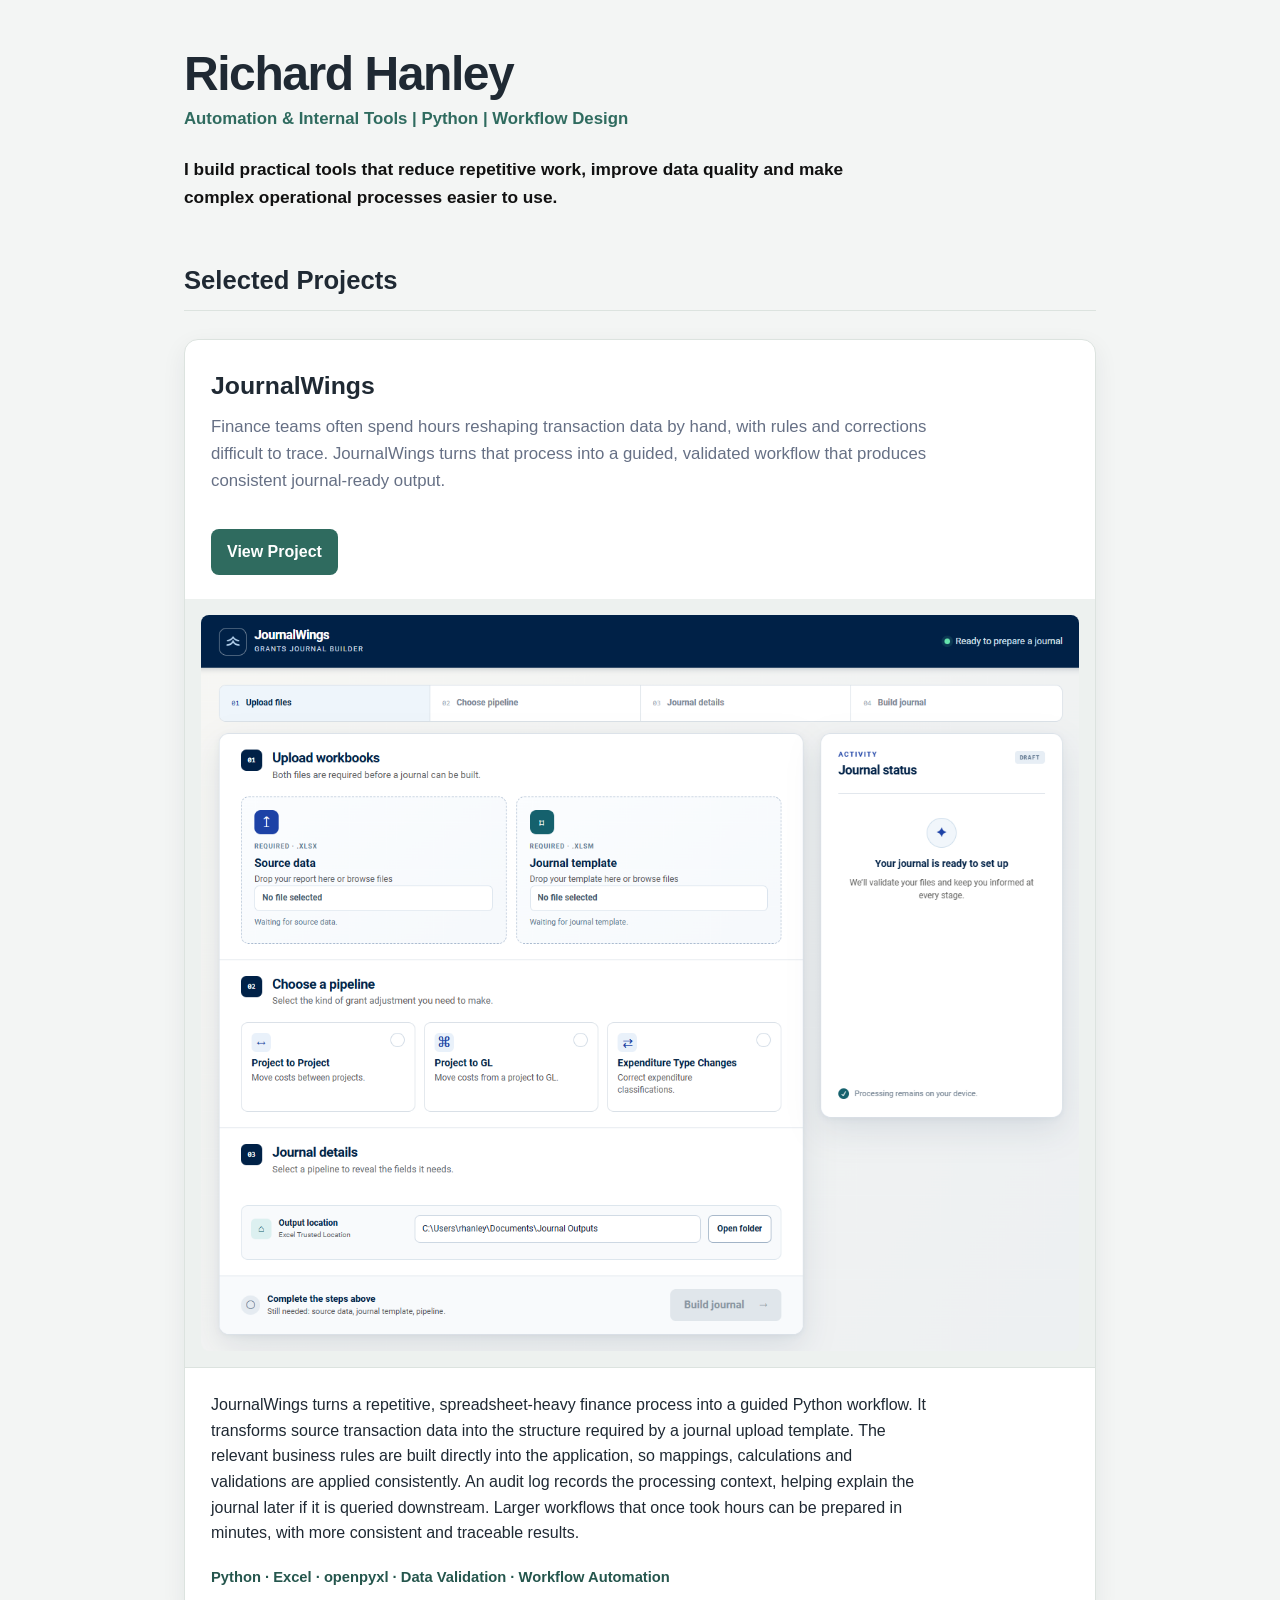
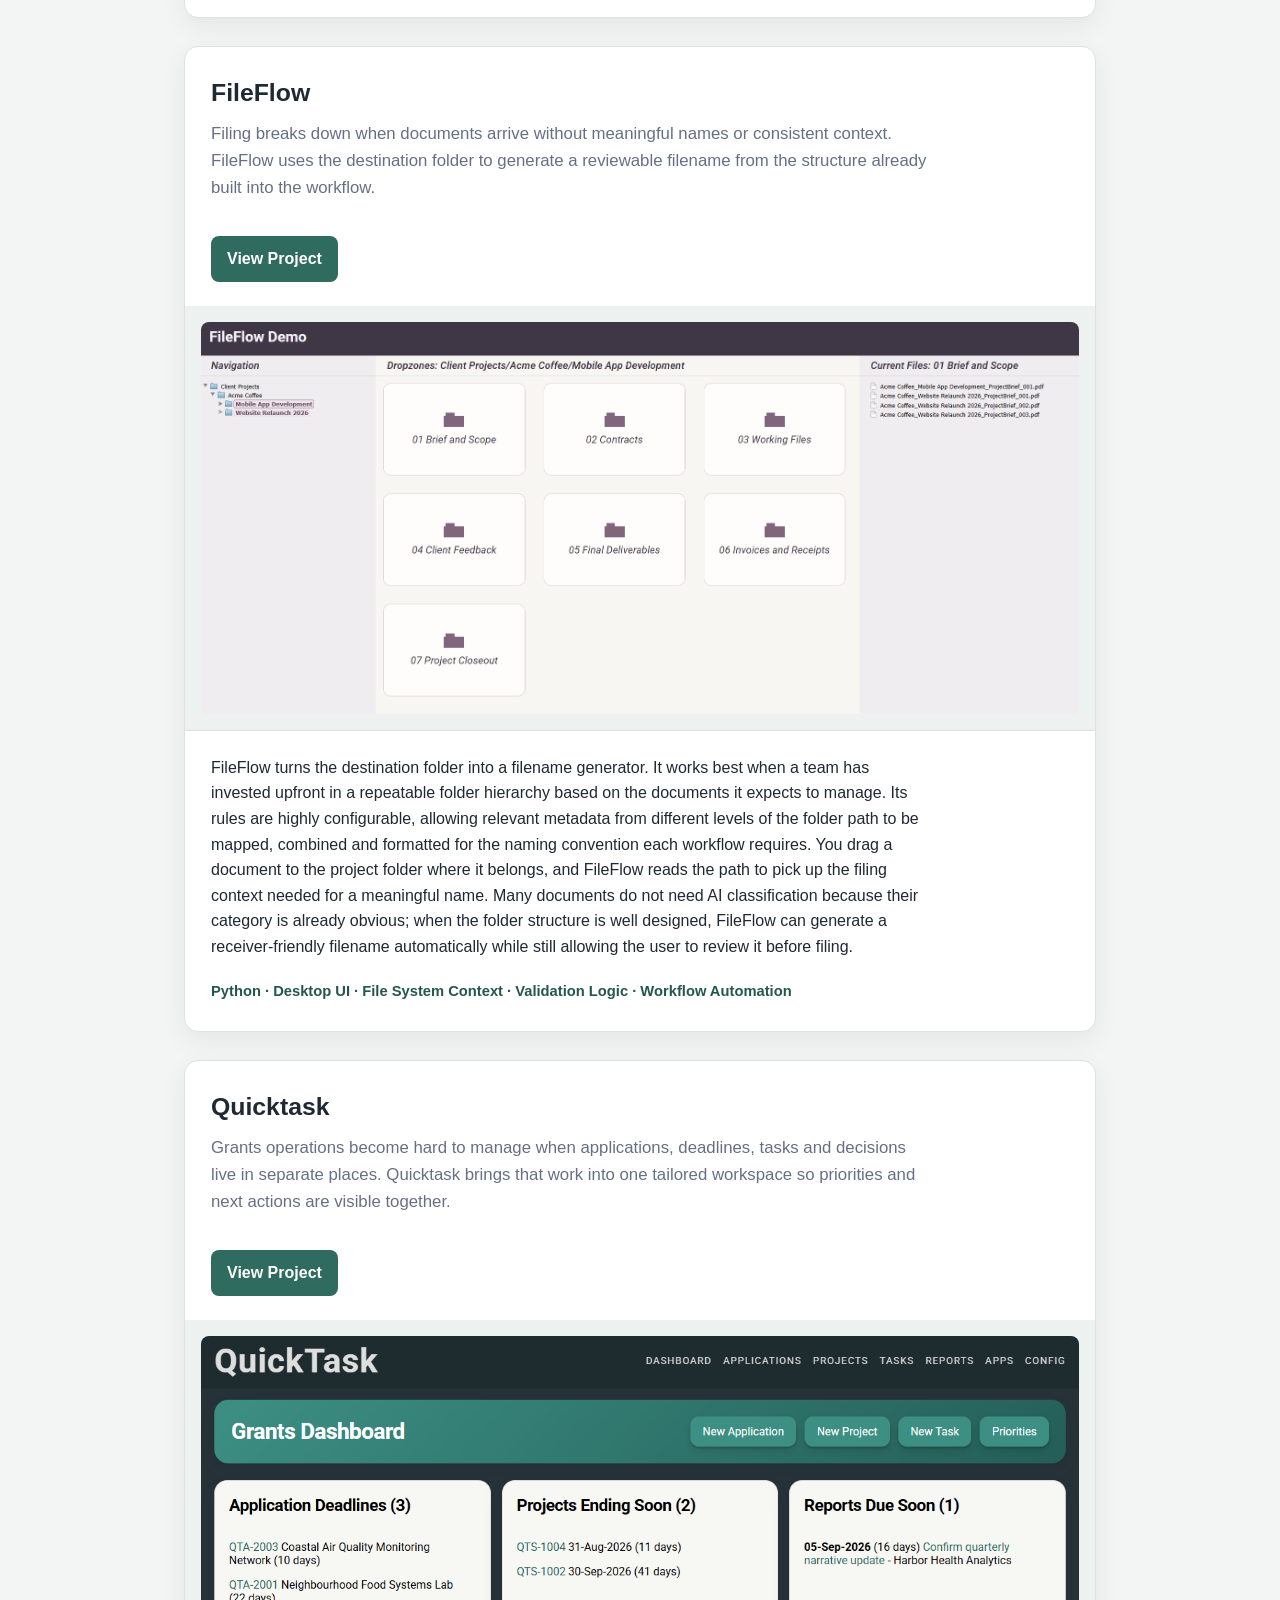
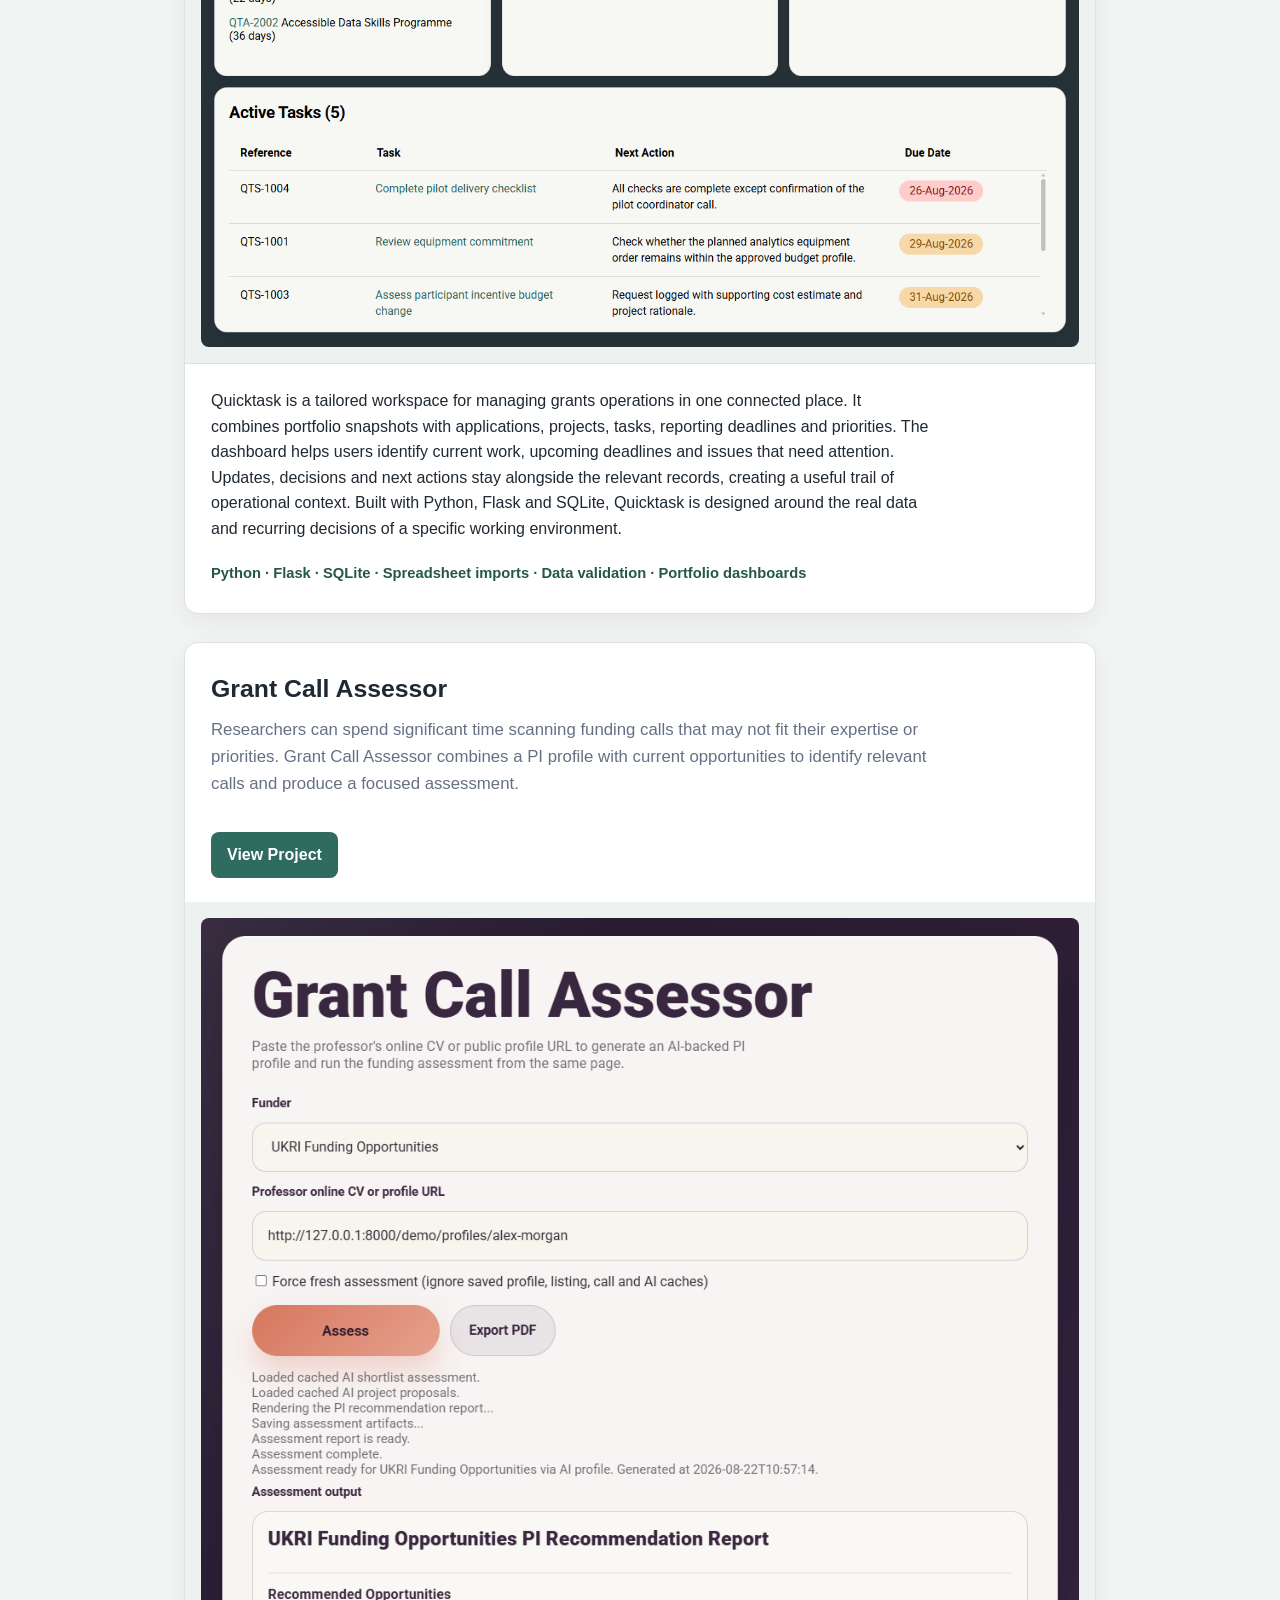
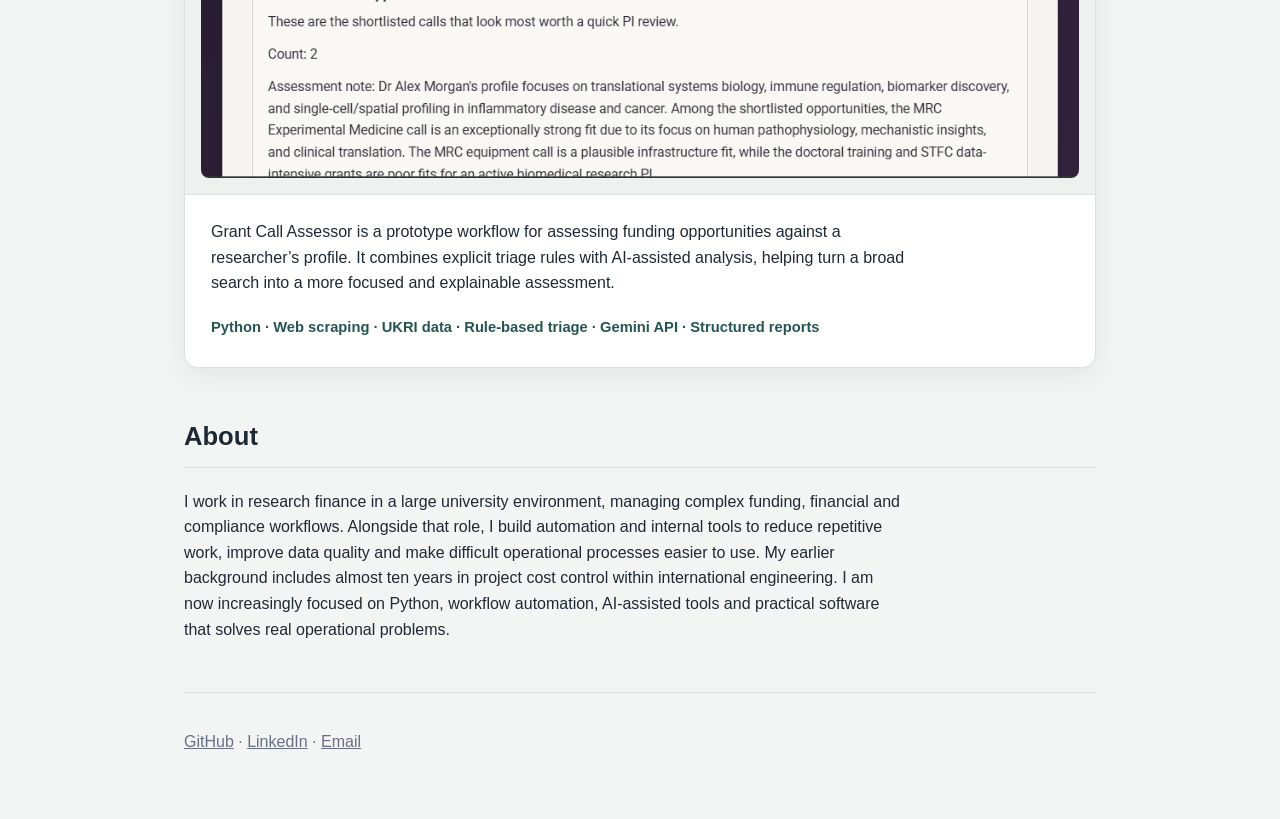
<file: index.html>
<!DOCTYPE html>
<html lang="en">
<head>
  <meta charset="UTF-8">
  <meta name="viewport" content="width=device-width, initial-scale=1.0">
  <title>Richard Hanley | Automation &amp; Internal Tools</title>
  <link rel="stylesheet" href="style.css">
</head>

<body>

  <header>
    <h1>Richard Hanley</h1>
    <p class="tagline">Automation &amp; Internal Tools | Python | Workflow Design</p>

    <p class="intro">
      I build practical tools that reduce repetitive work, improve data quality
      and make complex operational processes easier to use.
    </p>
  </header>

  <main>

    <section>
      <h2>Selected Projects</h2>

      <div class="project">

        <div class="project-content">
          <h3>JournalWings</h3>

          <p class="project-lede">
            Finance teams often spend hours reshaping transaction data by hand, with rules and corrections difficult to trace.
            JournalWings turns that process into a guided, validated workflow that produces consistent journal-ready output.
          </p>

          <a href="journalwings.html" class="button">View Project</a>
        </div>

        <div class="project-image">
          <img
            src="JW.png"
            alt="JournalWings finance workflow automation application"
          >
        </div>

        <div class="project-writeup">
          <p>
            JournalWings turns a repetitive, spreadsheet-heavy finance process into a guided Python workflow.
            It transforms source transaction data into the structure required by a journal upload template.
            The relevant business rules are built directly into the application, so mappings, calculations and validations are applied consistently.
            An audit log records the processing context, helping explain the journal later if it is queried downstream.
            Larger workflows that once took hours can be prepared in minutes, with more consistent and traceable results.
          </p>

          <p class="tech">
            Python &middot; Excel &middot; openpyxl &middot; Data Validation &middot; Workflow Automation
          </p>
        </div>

      </div>

      <div class="project">

        <div class="project-content">
          <h3>FileFlow</h3>

          <p class="project-lede">
            Filing breaks down when documents arrive without meaningful names or consistent context.
            FileFlow uses the destination folder to generate a reviewable filename from the structure already built into the workflow.
          </p>

          <a href="fileflow.html" class="button">View Project</a>
        </div>

        <div class="project-image">
          <img
            src="Fileflow.png"
            alt="Fileflow guided filing workflow app"
          >
        </div>

        <div class="project-writeup">
          <p>
            FileFlow turns the destination folder into a filename generator.
            It works best when a team has invested upfront in a repeatable folder hierarchy based on the documents it expects to manage.
            Its rules are highly configurable, allowing relevant metadata from different levels of the folder path to be mapped, combined and formatted for the naming convention each workflow requires.
            You drag a document to the project folder where it belongs, and FileFlow reads the path to pick up the filing context needed for a meaningful name.
            Many documents do not need AI classification because their category is already obvious; when the folder structure is well designed, FileFlow can generate a receiver-friendly filename automatically while still allowing the user to review it before filing.
          </p>

          <p class="tech">
            Python &middot; Desktop UI &middot; File System Context &middot; Validation Logic &middot; Workflow Automation
          </p>
        </div>

      </div>

      <div class="project">

        <div class="project-content">
          <h3>Quicktask</h3>

          <p class="project-lede">
            Grants operations become hard to manage when applications, deadlines, tasks and decisions live in separate places.
            Quicktask brings that work into one tailored workspace so priorities and next actions are visible together.
          </p>

          <a href="quicktask.html" class="button">View Project</a>
        </div>

        <div class="project-image">
          <img
            src="quicktask.png"
            alt="Quicktask grants operations dashboard"
          >
        </div>

        <div class="project-writeup">
          <p>
            Quicktask is a tailored workspace for managing grants operations in one connected place.
            It combines portfolio snapshots with applications, projects, tasks, reporting deadlines and priorities.
            The dashboard helps users identify current work, upcoming deadlines and issues that need attention.
            Updates, decisions and next actions stay alongside the relevant records, creating a useful trail of operational context.
            Built with Python, Flask and SQLite, Quicktask is designed around the real data and recurring decisions of a specific working environment.
          </p>

          <p class="tech">
            Python &middot; Flask &middot; SQLite &middot; Spreadsheet imports &middot; Data validation &middot; Portfolio dashboards
          </p>
        </div>

      </div>

      <div class="project">

        <div class="project-content">
          <h3>Grant Call Assessor</h3>

          <p class="project-lede">
            Researchers can spend significant time scanning funding calls that may not fit their expertise or priorities.
            Grant Call Assessor combines a PI profile with current opportunities to identify relevant calls and produce a focused assessment.
          </p>

          <a href="grantcallassessor.html" class="button">View Project</a>
        </div>

        <div class="project-image">
          <img
            src="gca.png"
            alt="Grant Call Assessor funding opportunity assessment application"
          >
        </div>

        <div class="project-writeup">
          <p>
            Grant Call Assessor is a prototype workflow for assessing funding opportunities against a researcher’s profile.
            It combines explicit triage rules with AI-assisted analysis, helping turn a broad search into a more focused and explainable assessment.
          </p>

          <p class="tech">
            Python &middot; Web scraping &middot; UKRI data &middot; Rule-based triage &middot; Gemini API &middot; Structured reports
          </p>
        </div>

      </div>

    </section>

    <section>
      <h2>About</h2>

      <p>
        I work in research finance in a large university environment,
        managing complex funding, financial and compliance workflows.
        Alongside that role, I build automation and internal tools to
        reduce repetitive work, improve data quality and make difficult
        operational processes easier to use.

        My earlier background includes almost ten years in project cost
        control within international engineering. I am now increasingly
        focused on Python, workflow automation, AI-assisted tools and
        practical software that solves real operational problems.
      </p>
    </section>

  </main>

  <footer>
    <p>
      <a href="https://github.com/rickhanley" target="_blank" rel="noopener noreferrer">GitHub</a>
      &middot;
      <a href="https://www.linkedin.com/in/richard-hanley-2025-/" target="_blank" rel="noopener noreferrer">LinkedIn</a>
      &middot;
      <a href="mailto:rick_hanley_11@hotmail.com">Email</a>
    </p>
  </footer>

  <!-- Cloudflare Web Analytics --><script type='module' src='https://static.cloudflareinsights.com/beacon.min.js' data-cf-beacon='{"token": "26ade3a712884b538fa147315e4c90e7"}'></script><!-- End Cloudflare Web Analytics -->
</body>
</html>
</file>
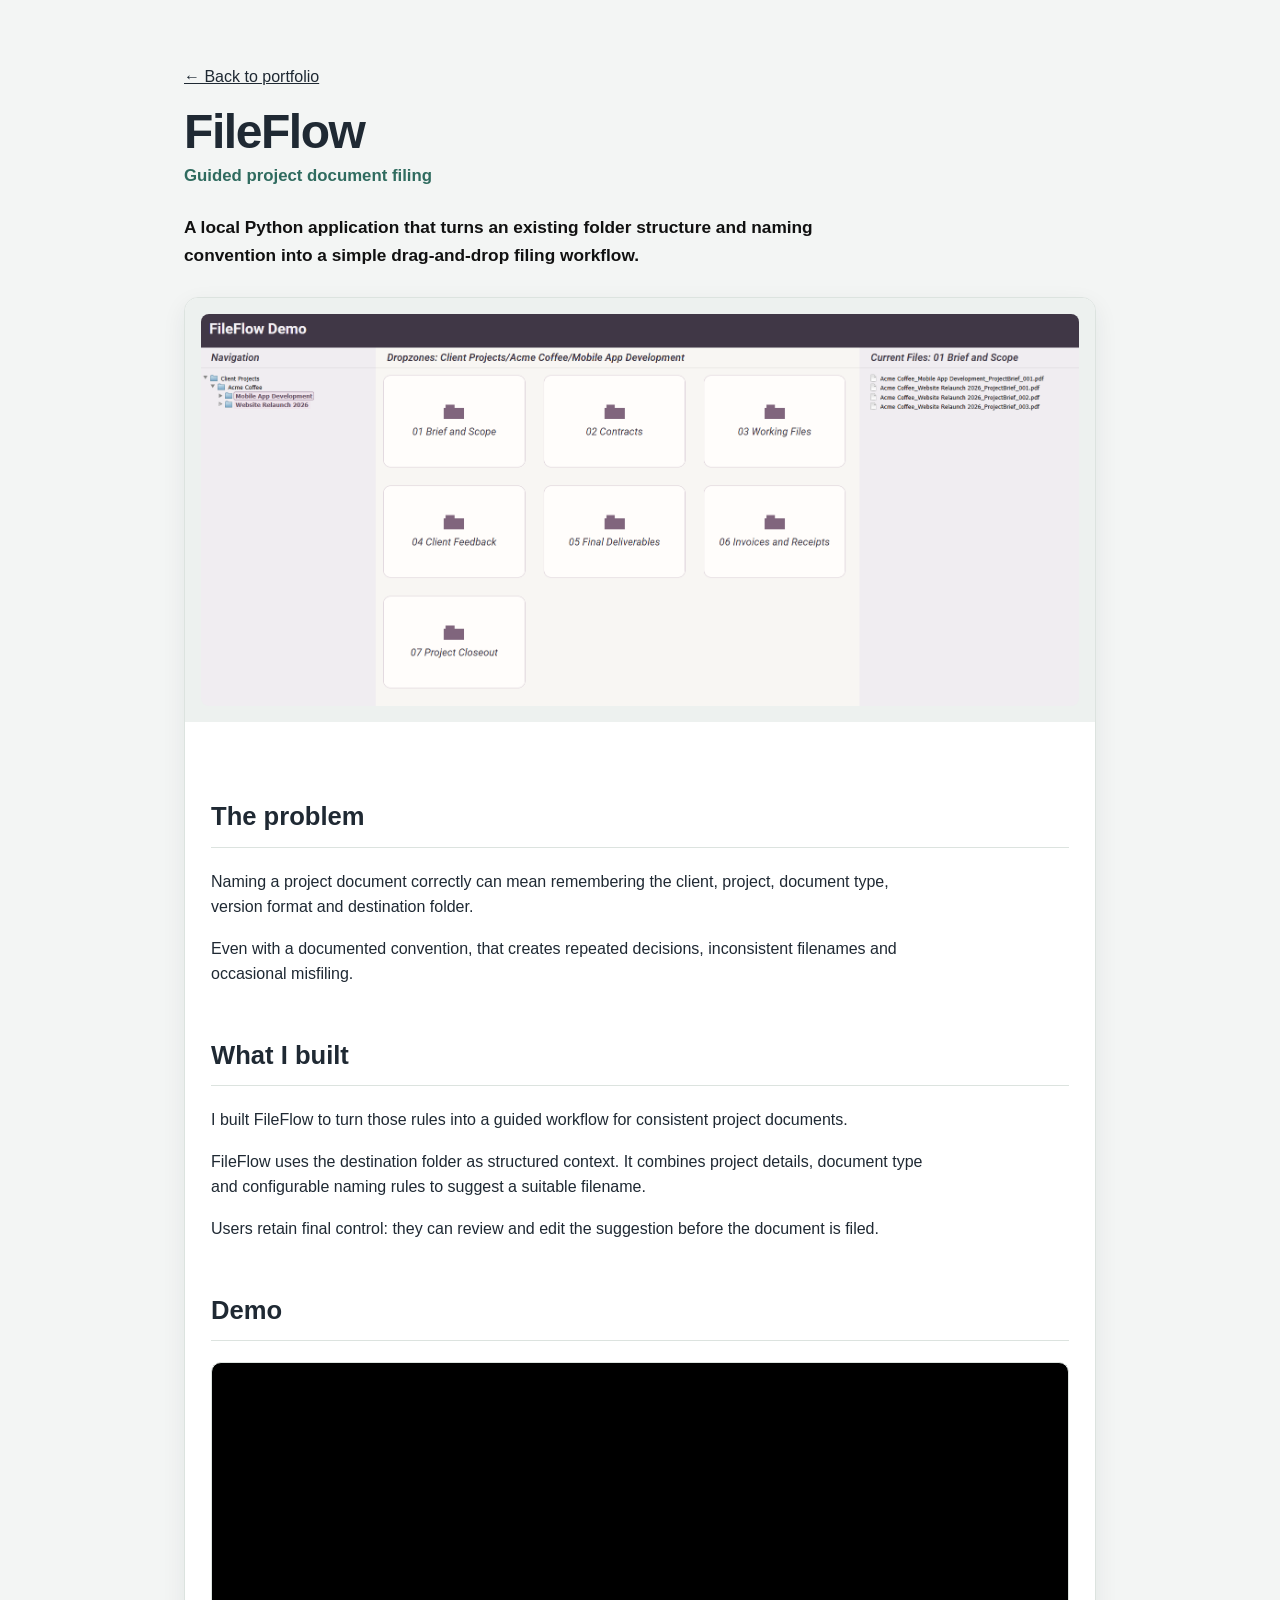
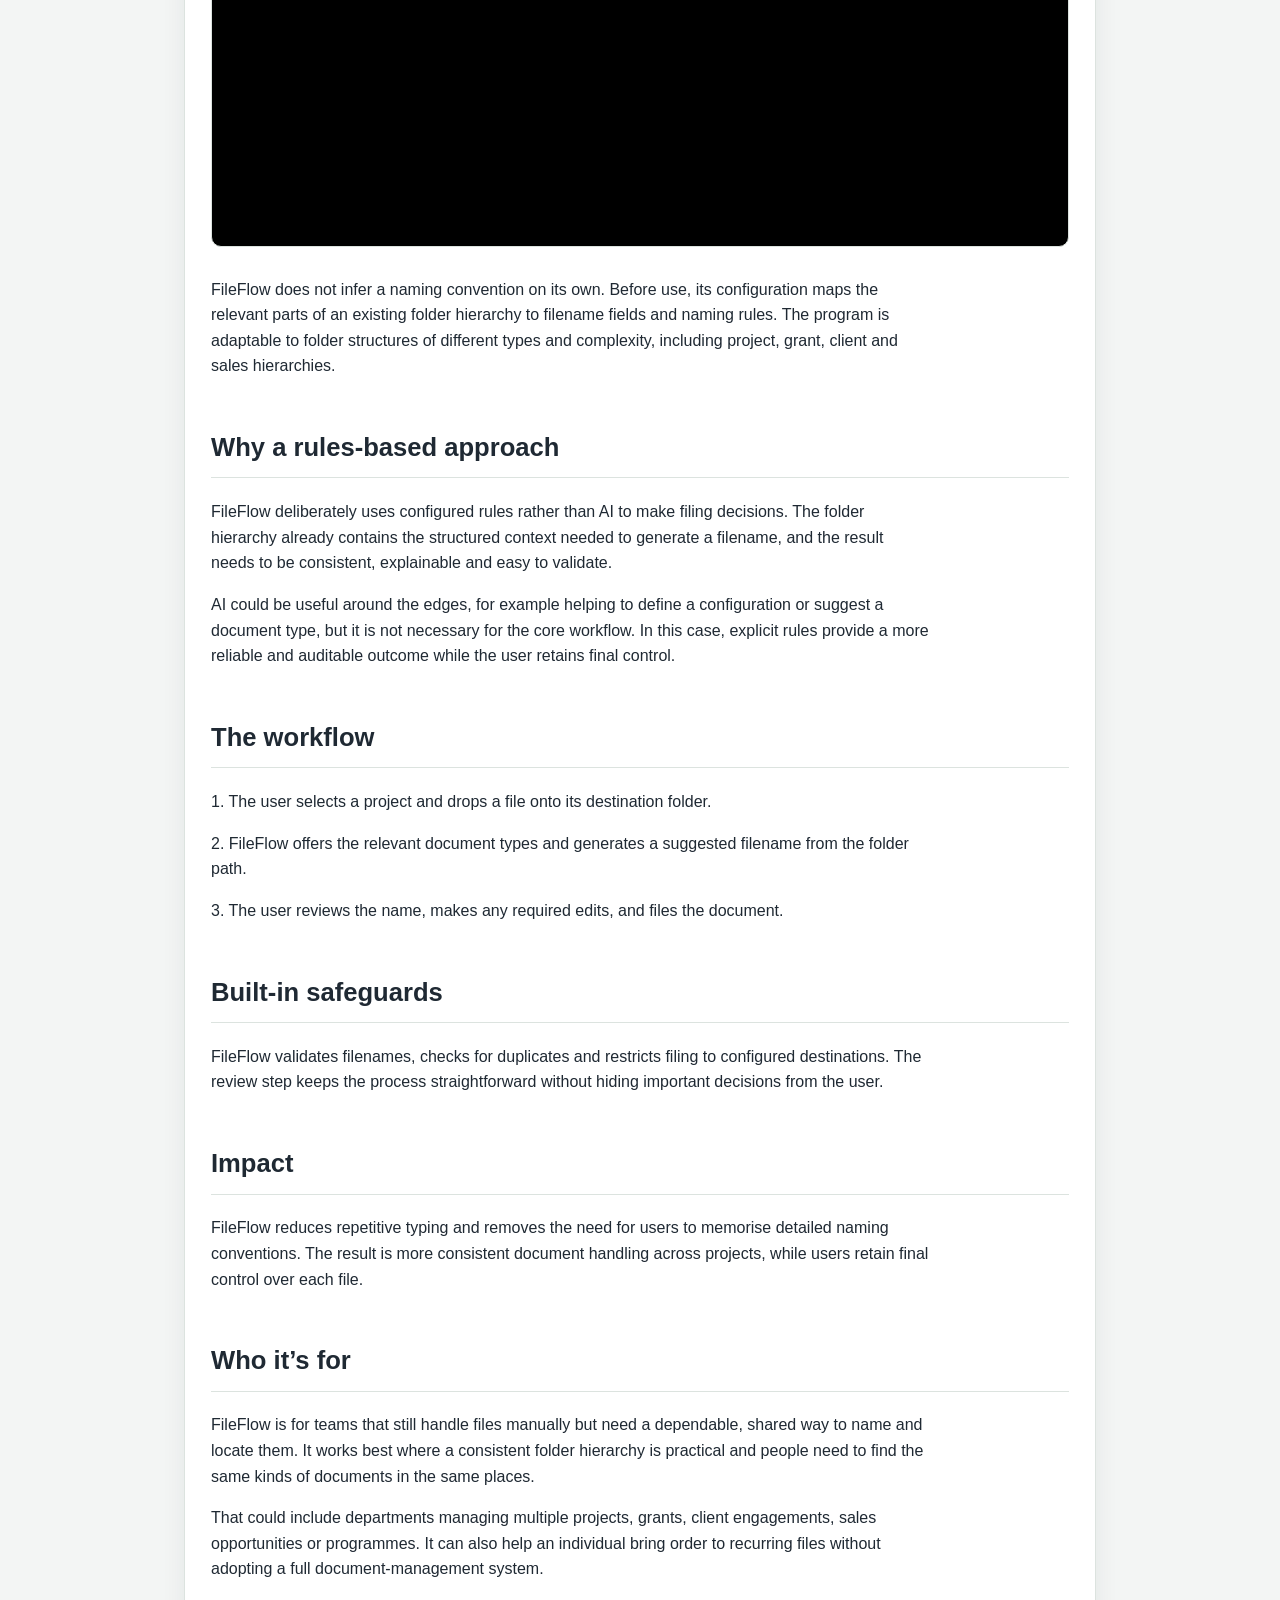
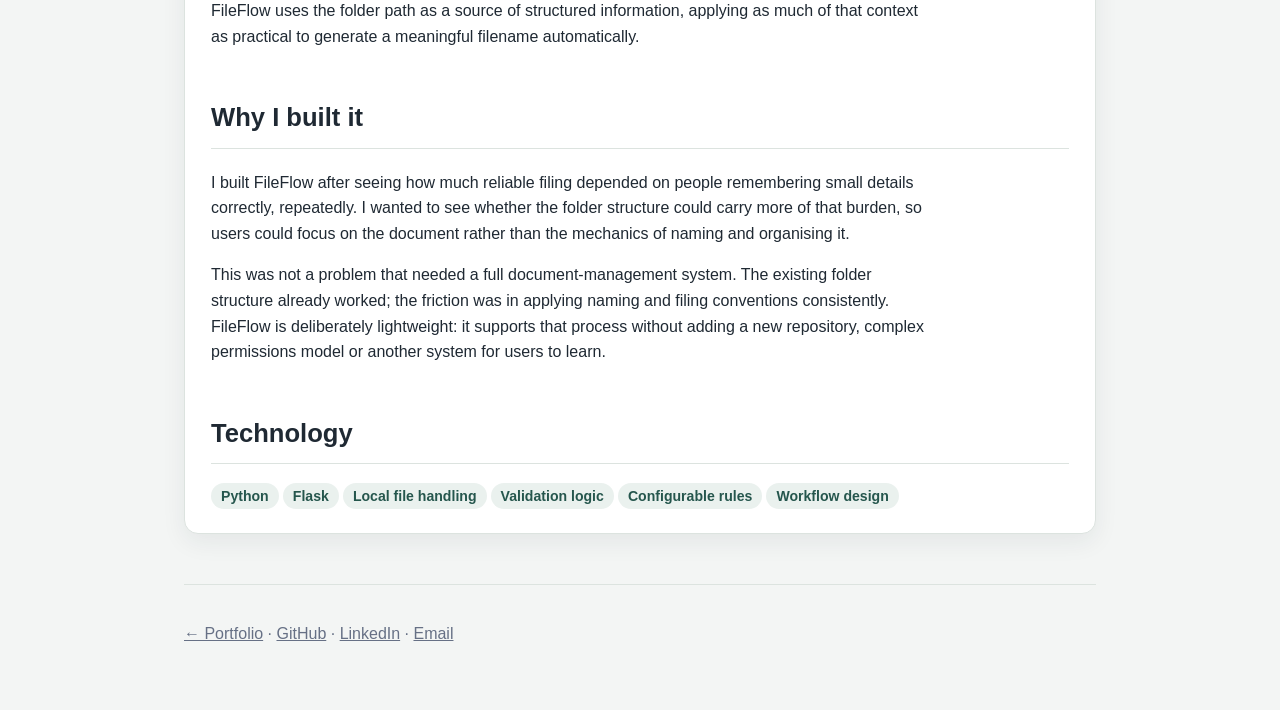
<file: fileflow.html>
<!DOCTYPE html>
<html lang="en">

<head>
  <meta charset="UTF-8">
  <meta name="viewport" content="width=device-width, initial-scale=1.0">
  <title>FileFlow | Richard Hanley</title>
  <link rel="stylesheet" href="style.css">
</head>

<body>
  <header>
    <p><a href="index.html">&larr; Back to portfolio</a></p>
    <h1>FileFlow</h1>
    <p class="tagline">Guided project document filing</p>
    <p class="intro">
      A local Python application that turns an existing folder structure and
      naming convention into a simple drag-and-drop filing workflow.
    </p>
  </header>

  <main>
    <section class="project">
      <div class="project-image">
        <img src="Fileflow.png" alt="FileFlow document workflow application">
      </div>

      <div class="project-content">
        <h2>The problem</h2>
        <p>
          Naming a project document correctly can mean remembering the client,
          project, document type, version format and destination folder.
        </p>
        <p>
          Even with a documented convention, that creates repeated decisions,
          inconsistent filenames and occasional misfiling.
        </p>

        <h2>What I built</h2>
        <p>
          I built FileFlow to turn those rules into a guided workflow for
          consistent project documents.
        </p>
        <p>
          FileFlow uses the destination folder as structured context. It
          combines project details, document type and configurable naming
          rules to suggest a suitable filename.
        </p>
        <p>
          Users retain final control: they can review and edit the suggestion
          before the document is filed.
        </p>

        <h2>Demo</h2>

        <div class="video-wrapper">
          <iframe
            src="https://www.youtube.com/embed/HCdJwv_l-kk"
            title="FileFlow demo"
            frameborder="0"
            allow="accelerometer; autoplay; clipboard-write; encrypted-media; gyroscope; picture-in-picture"
            allowfullscreen>
          </iframe>
        </div>

        <p>
          FileFlow does not infer a naming convention on its own. Before use,
          its configuration maps the relevant parts of an existing folder
          hierarchy to filename fields and naming rules. The program is
          adaptable to folder structures of different types and complexity,
          including project, grant, client and sales hierarchies.
        </p>

        <h2>Why a rules-based approach</h2>
        <p>
          FileFlow deliberately uses configured rules rather than AI to make
          filing decisions. The folder hierarchy already contains the
          structured context needed to generate a filename, and the result
          needs to be consistent, explainable and easy to validate.
        </p>
        <p>
          AI could be useful around the edges, for example helping to define a
          configuration or suggest a document type, but it is not necessary for
          the core workflow. In this case, explicit rules provide a more
          reliable and auditable outcome while the user retains final control.
        </p>

        <h2>The workflow</h2>
        <p>
          1. The user selects a project and drops a file onto its destination
          folder.
        </p>
        <p>
          2. FileFlow offers the relevant document types and generates a
          suggested filename from the folder path.
        </p>
        <p>
          3. The user reviews the name, makes any required edits, and files
          the document.
        </p>

        <h2>Built-in safeguards</h2>
        <p>
          FileFlow validates filenames, checks for duplicates and restricts
          filing to configured destinations. The review step keeps the process
          straightforward without hiding important decisions from the user.
        </p>

        <h2>Impact</h2>
        <p>
          FileFlow reduces repetitive typing and removes the need for users to
          memorise detailed naming conventions. The result is more consistent
          document handling across projects, while users retain final control
          over each file.
        </p>

        <h2>Who it’s for</h2>
        <p>
          FileFlow is for teams that still handle files manually but need a
          dependable, shared way to name and locate them. It works best where a
          consistent folder hierarchy is practical and people need to find the
          same kinds of documents in the same places.
        </p>
        <p>
          That could include departments managing multiple projects, grants,
          client engagements, sales opportunities or programmes. It can also
          help an individual bring order to recurring files without adopting a
          full document-management system.
        </p>
        <p>
          FileFlow uses the folder path as a source of structured information,
          applying as much of that context as practical to generate a meaningful
          filename automatically.
        </p>

        <h2>Why I built it</h2>
        <p>
          I built FileFlow after seeing how much reliable filing depended on
          people remembering small details correctly, repeatedly. I wanted to
          see whether the folder structure could carry more of that burden, so
          users could focus on the document rather than the mechanics of naming
          and organising it.
        </p>
        <p>
          This was not a problem that needed a full document-management system.
          The existing folder structure already worked; the friction was in
          applying naming and filing conventions consistently. FileFlow is
          deliberately lightweight: it supports that process without adding a
          new repository, complex permissions model or another system for users
          to learn.
        </p>

        <h2>Technology</h2>
        <div class="tech">
          <span>Python</span>
          <span>Flask</span>
          <span>Local file handling</span>
          <span>Validation logic</span>
          <span>Configurable rules</span>
          <span>Workflow design</span>
        </div>
      </div>
    </section>
  </main>

  <footer>
    <p>
      <a href="index.html">&larr; Portfolio</a>
      &middot;
      <a href="https://github.com/rickhanley" target="_blank" rel="noopener noreferrer">GitHub</a>
      &middot;
      <a href="https://www.linkedin.com/in/richard-hanley-2025-/" target="_blank" rel="noopener noreferrer">LinkedIn</a>
      &middot;
      <a href="mailto:rick_hanley_11@hotmail.com">Email</a>
    </p>
  </footer>
  <!-- Cloudflare Web Analytics --><script type='module' src='https://static.cloudflareinsights.com/beacon.min.js' data-cf-beacon='{"token": "26ade3a712884b538fa147315e4c90e7"}'></script><!-- End Cloudflare Web Analytics -->
</body>

</html>
</file>
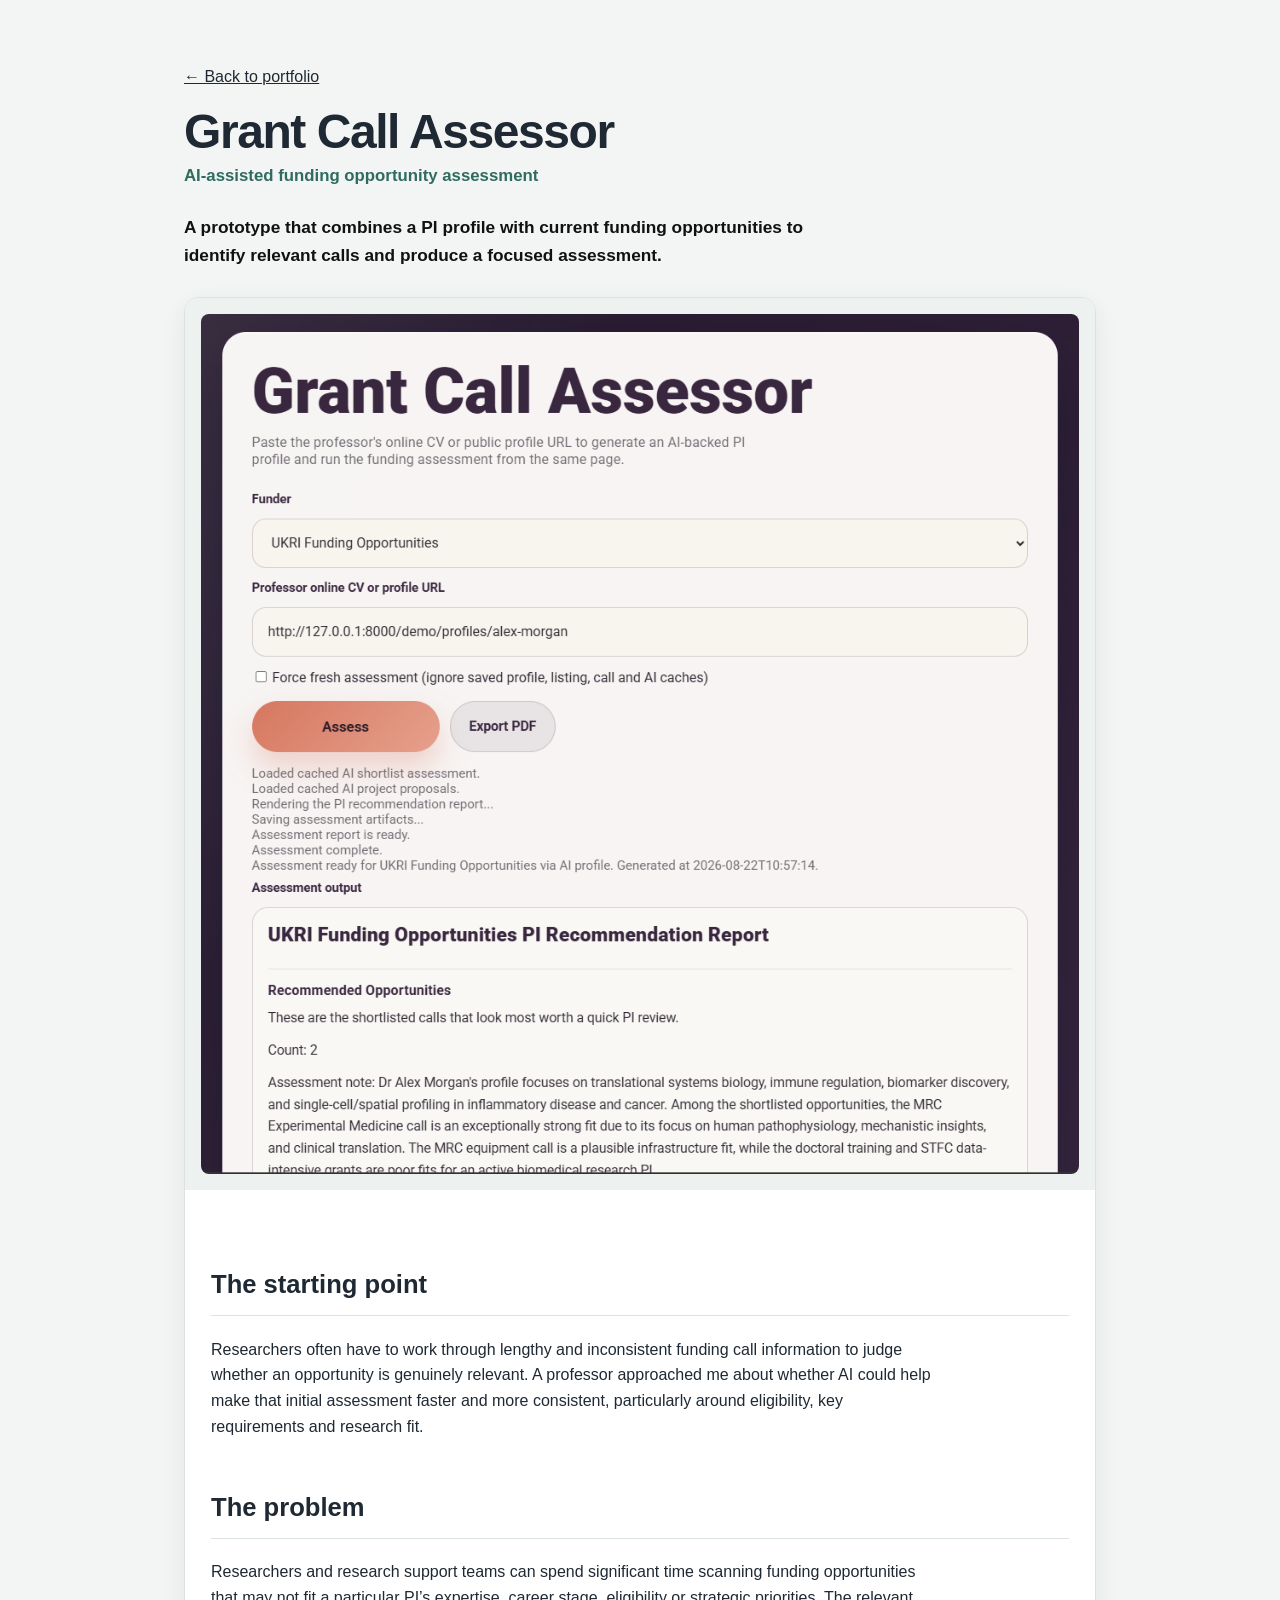
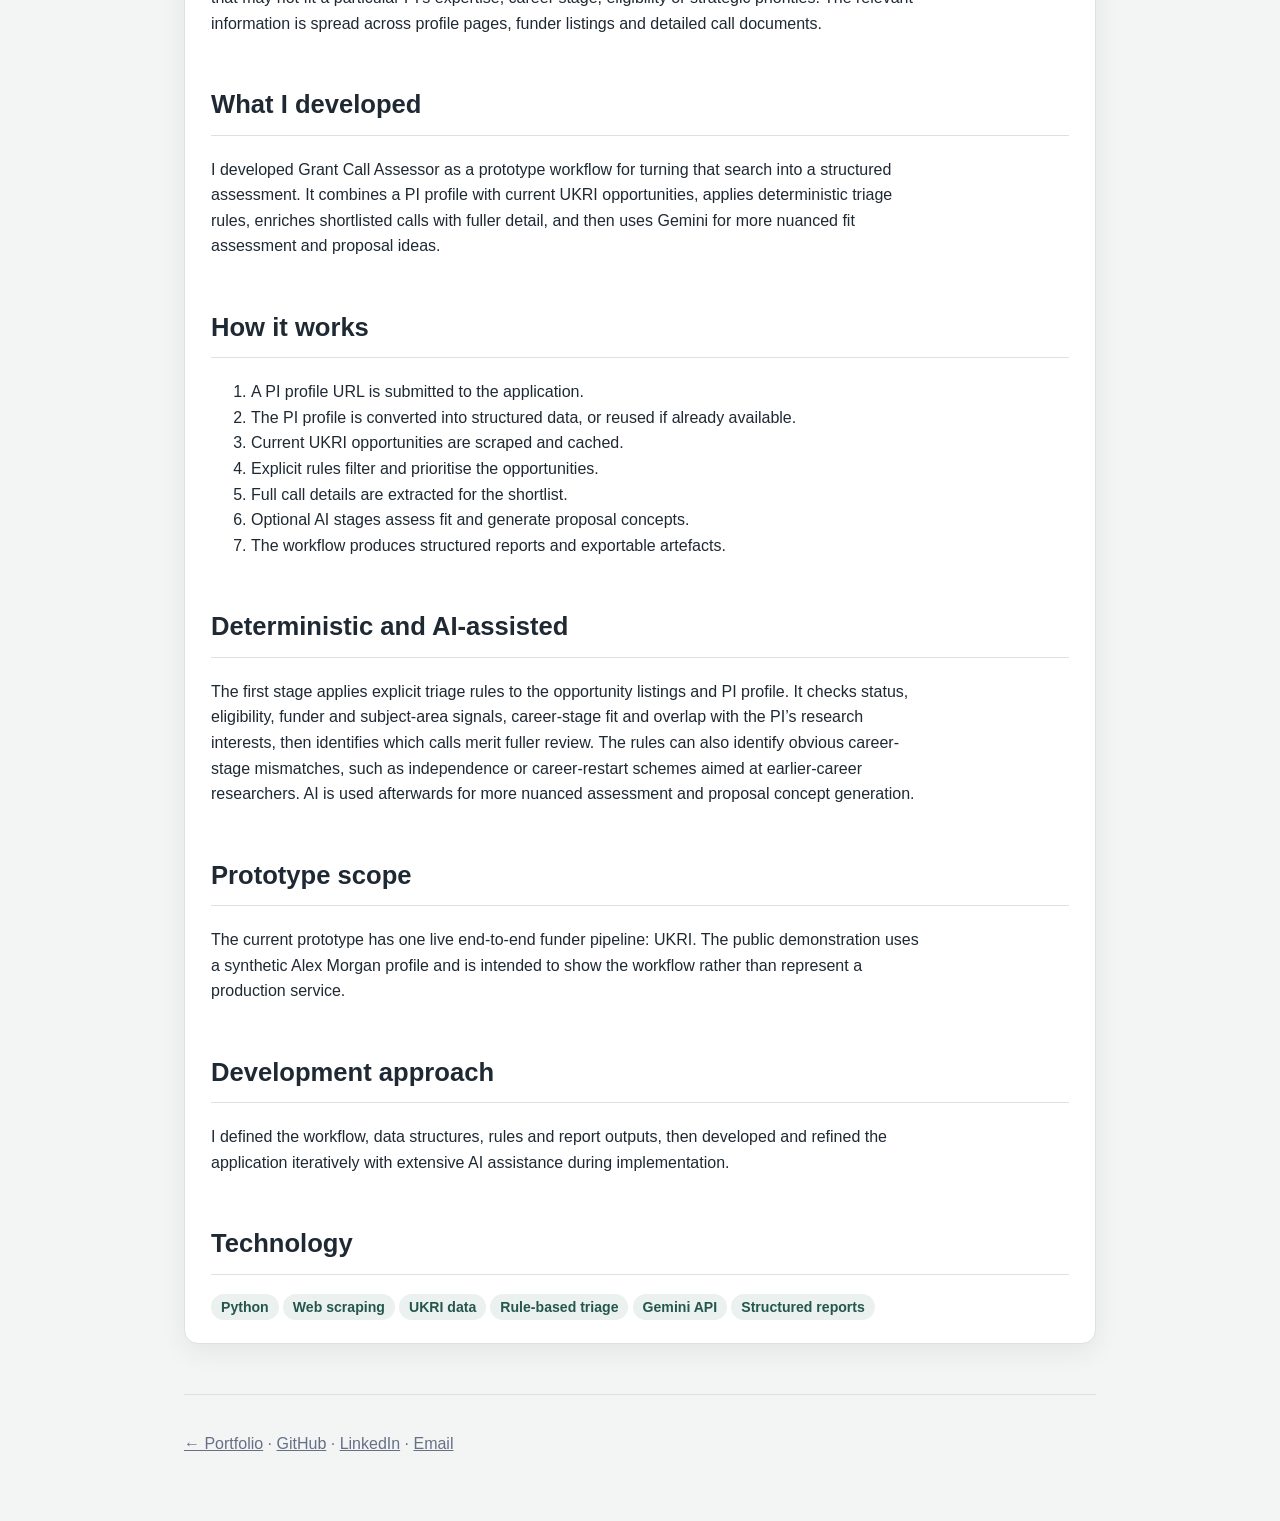
<file: grantcallassessor.html>
<!DOCTYPE html>
<html lang="en">

<head>
  <meta charset="UTF-8">
  <meta name="viewport" content="width=device-width, initial-scale=1.0">
  <title>Grant Call Assessor | Richard Hanley</title>
  <link rel="stylesheet" href="style.css">
</head>

<body>
  <header>
    <p><a href="index.html">&larr; Back to portfolio</a></p>
    <h1>Grant Call Assessor</h1>
    <p class="tagline">AI-assisted funding opportunity assessment</p>
    <p class="intro">
      A prototype that combines a PI profile with current funding opportunities
      to identify relevant calls and produce a focused assessment.
    </p>
  </header>

  <main>
    <section class="project">
      <div class="project-image">
        <img src="gca.png" alt="Grant Call Assessor funding opportunity assessment application">
      </div>

      <div class="project-content">
        <h2>The starting point</h2>
        <p>
          Researchers often have to work through lengthy and inconsistent
          funding call information to judge whether an opportunity is genuinely
          relevant. A professor approached me about whether AI could help make
          that initial assessment faster and more consistent, particularly
          around eligibility, key requirements and research fit.
        </p>

        <h2>The problem</h2>
        <p>
          Researchers and research support teams can spend significant time
          scanning funding opportunities that may not fit a particular PI’s
          expertise, career stage, eligibility or strategic priorities. The
          relevant information is spread across profile pages, funder listings
          and detailed call documents.
        </p>

        <h2>What I developed</h2>
        <p>
          I developed Grant Call Assessor as a prototype workflow for turning
          that search into a structured assessment. It combines a PI profile
          with current UKRI opportunities, applies deterministic triage rules,
          enriches shortlisted calls with fuller detail, and then uses Gemini
          for more nuanced fit assessment and proposal ideas.
        </p>

        <h2>How it works</h2>
        <ol>
          <li>A PI profile URL is submitted to the application.</li>
          <li>The PI profile is converted into structured data, or reused if already available.</li>
          <li>Current UKRI opportunities are scraped and cached.</li>
          <li>Explicit rules filter and prioritise the opportunities.</li>
          <li>Full call details are extracted for the shortlist.</li>
          <li>Optional AI stages assess fit and generate proposal concepts.</li>
          <li>The workflow produces structured reports and exportable artefacts.</li>
        </ol>

        <h2>Deterministic and AI-assisted</h2>
        <p>
          The first stage applies explicit triage rules to the opportunity
          listings and PI profile. It checks status, eligibility, funder and
          subject-area signals, career-stage fit and overlap with the PI’s
          research interests, then identifies which calls merit fuller review.
          The rules can also identify obvious career-stage mismatches, such as
          independence or career-restart schemes aimed at earlier-career
          researchers. AI is used afterwards for more nuanced assessment and
          proposal concept generation.
        </p>

        <h2>Prototype scope</h2>
        <p>
          The current prototype has one live end-to-end funder pipeline: UKRI.
          The public demonstration uses a synthetic Alex Morgan profile and is
          intended to show the workflow rather than represent a production
          service.
        </p>

        <h2>Development approach</h2>
        <p>
          I defined the workflow, data structures, rules and report outputs,
          then developed and refined the application iteratively with extensive
          AI assistance during implementation.
        </p>

        <h2>Technology</h2>
        <div class="tech">
          <span>Python</span>
          <span>Web scraping</span>
          <span>UKRI data</span>
          <span>Rule-based triage</span>
          <span>Gemini API</span>
          <span>Structured reports</span>
        </div>
      </div>
    </section>
  </main>

  <footer>
    <p>
      <a href="index.html">&larr; Portfolio</a>
      &middot;
      <a href="https://github.com/rickhanley" target="_blank" rel="noopener noreferrer">GitHub</a>
      &middot;
      <a href="https://www.linkedin.com/in/richard-hanley-2025-/" target="_blank" rel="noopener noreferrer">LinkedIn</a>
      &middot;
      <a href="mailto:rick_hanley_11@hotmail.com">Email</a>
    </p>
  </footer>
  <!-- Cloudflare Web Analytics --><script type='module' src='https://static.cloudflareinsights.com/beacon.min.js' data-cf-beacon='{"token": "26ade3a712884b538fa147315e4c90e7"}'></script><!-- End Cloudflare Web Analytics -->
</body>

</html>
</file>
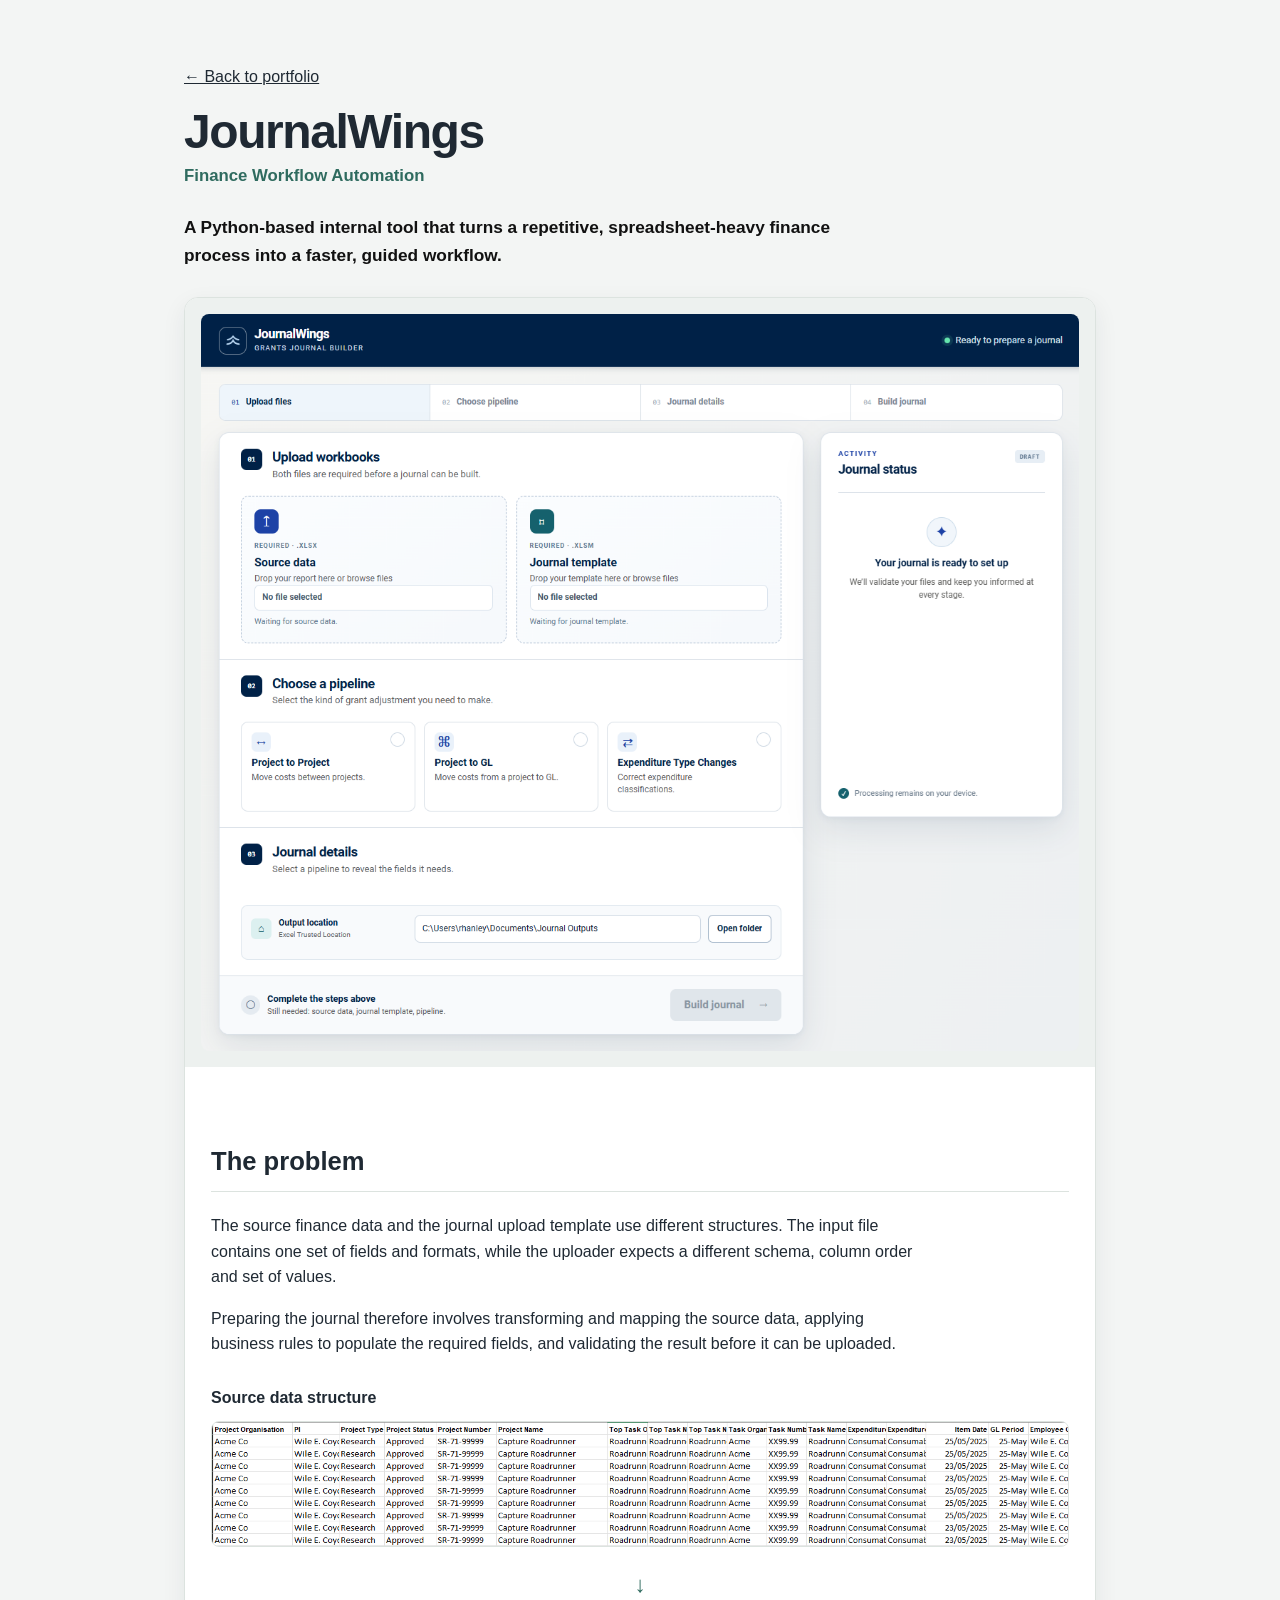
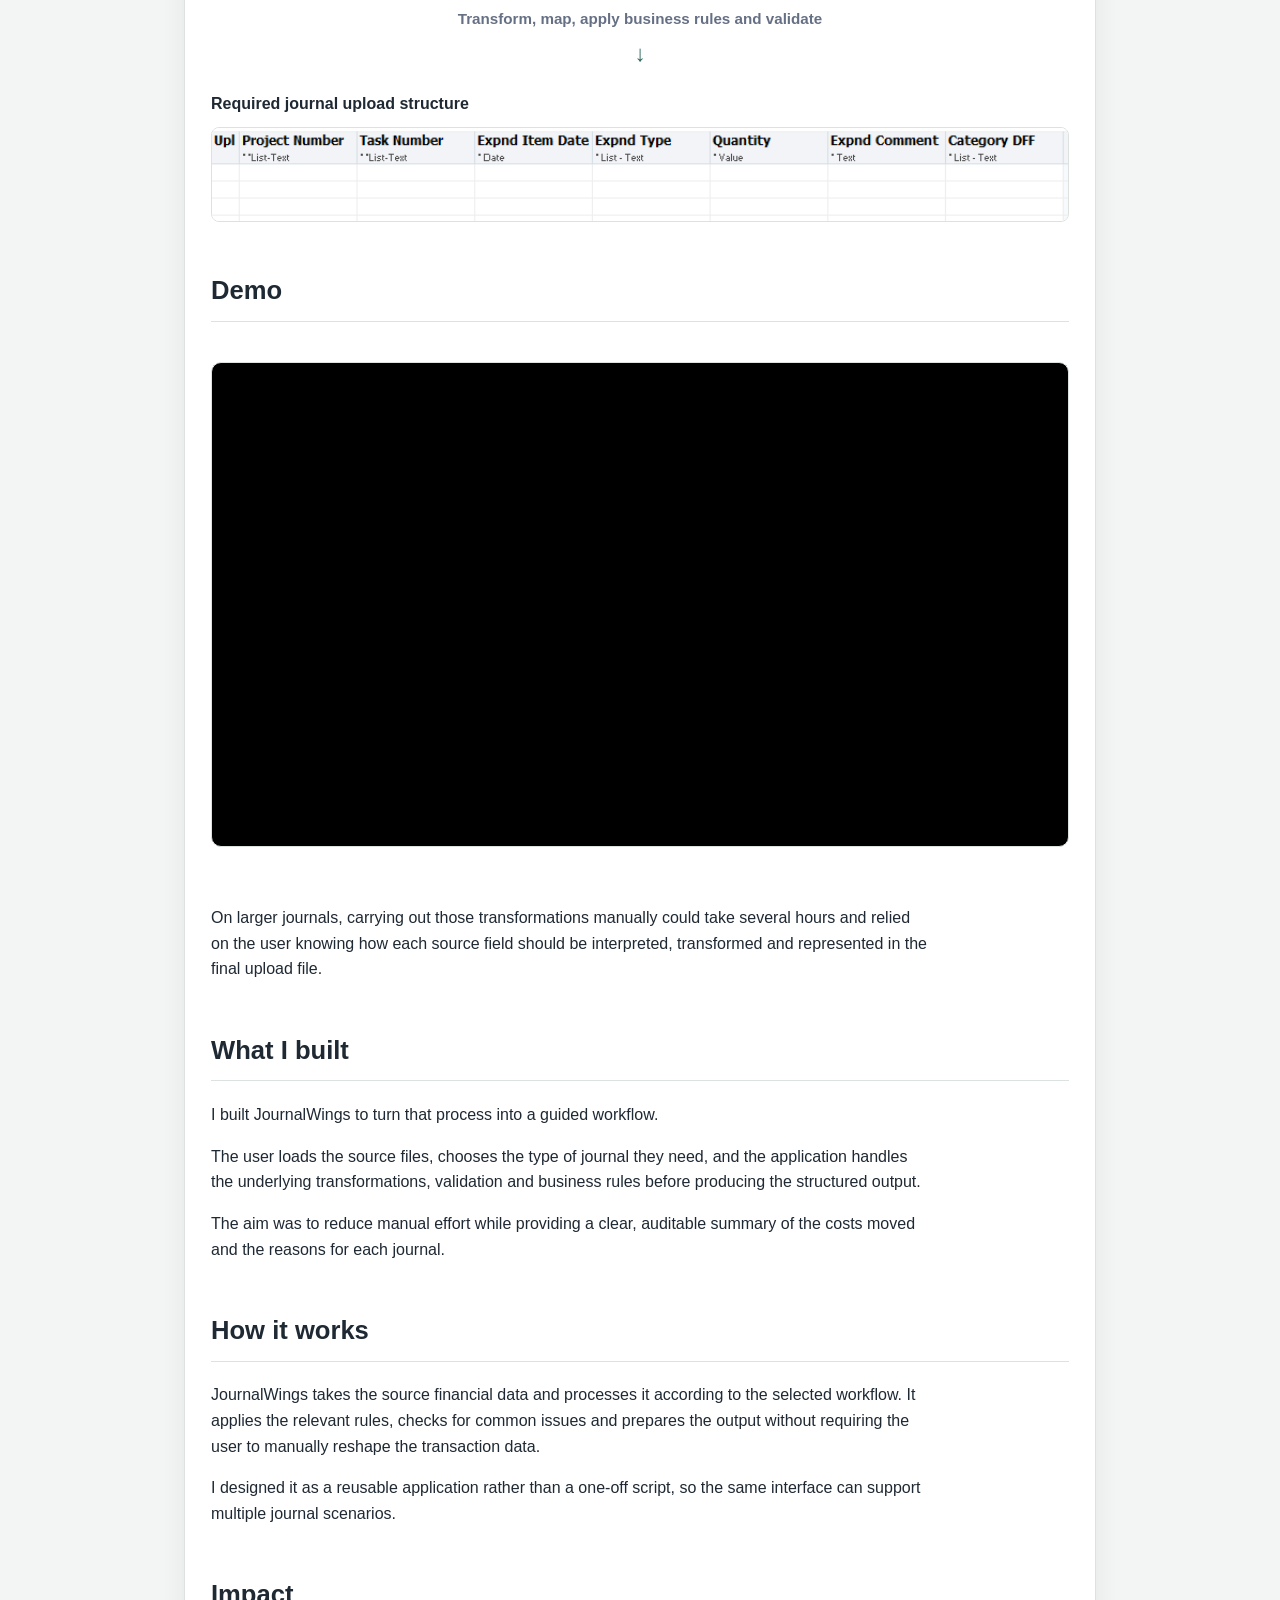
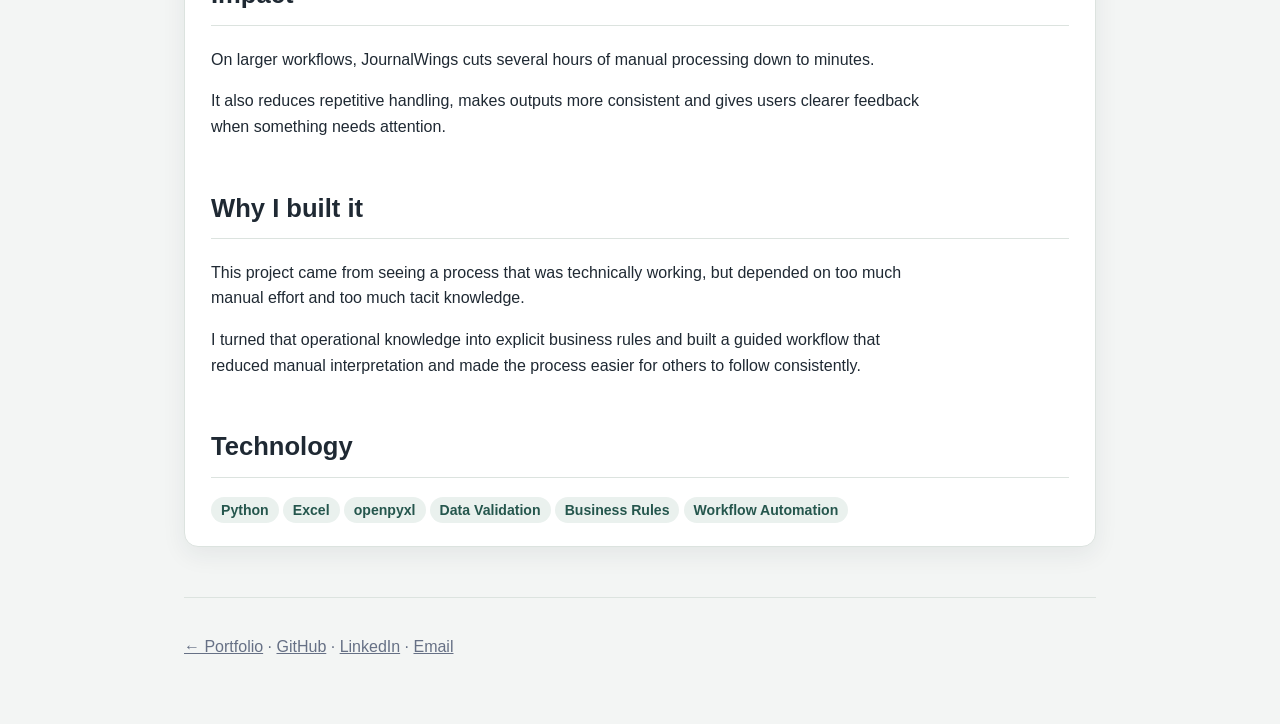
<file: journalwings.html>
<!DOCTYPE html>
<html lang="en">
<head>
  <meta charset="UTF-8">
  <meta name="viewport" content="width=device-width, initial-scale=1.0">
  <title>JournalWings | Richard Hanley</title>
  <link rel="stylesheet" href="style.css">
</head>

<body>

  <header>
    <p>
      <a href="index.html">← Back to portfolio</a>
    </p>

    <h1>JournalWings</h1>

    <p class="tagline">
      Finance Workflow Automation
    </p>

    <p class="intro">
      A Python-based internal tool that turns a repetitive, spreadsheet-heavy
      finance process into a faster, guided workflow.
    </p>
  </header>

  <main>

    <section class="project">

      <div class="project-image">
        <img
          src="JW.png"
          alt="JournalWings finance workflow automation application"
        >
      </div>

      <div class="project-content">

        <h2>The problem</h2> 
        <p> The source finance data and the journal upload template use different structures.
          The input file contains one set of fields and formats, while the uploader expects a
          different schema, column order and set of values. </p>
        <p> Preparing the journal therefore involves transforming and mapping the source data,
          applying business rules to populate the required fields, and validating the result
          before it can be uploaded. 
        
        </p> 
        <div class="comparison">

  <figure class="comparison-item">
    <figcaption class="comparison-title">
      Source data structure
    </figcaption>

    <img
      class="comparison-image"
      src="data_headers.png"
      alt="Example of the source finance data structure"
    >
  </figure>

  <div class="transform-arrow">
    ↓
    <span>Transform, map, apply business rules and validate</span>
    ↓
  </div>

  <figure class="comparison-item">
    <figcaption class="comparison-title">
      Required journal upload structure
    </figcaption>

    <img
      class="comparison-image"
      src="upload_headers.png"
      alt="Example of the required journal upload structure"
    >
  </figure>

  <h2>Demo</h2>

<div class="video-wrapper">
  <iframe
    src="https://www.youtube.com/embed/ppWnGUDegpo"
    title="JournalWings demo"
    frameborder="0"
    allow="accelerometer; autoplay; clipboard-write; encrypted-media; gyroscope; picture-in-picture"
    allowfullscreen>
  </iframe>
</div>

</div>
        <p> On larger journals, carrying out those transformations manually could take several hours
          and relied on the user knowing how each source field should be interpreted, transformed
          and represented in the final upload file. </p>


        <h2>What I built</h2>

        <p>
          I built JournalWings to turn that process into a guided workflow.
        </p>

        <p>
          The user loads the source files, chooses the type of journal they need,
          and the application handles the underlying transformations, validation
          and business rules before producing the structured output.
        </p>

        <p>
          The aim was to reduce manual effort while providing a clear, auditable
          summary of the costs moved and the reasons for each journal.
          
        </p>


        <h2>How it works</h2>

        <p>
          JournalWings takes the source financial data and processes it according
          to the selected workflow. It applies the relevant rules, checks for
          common issues and prepares the output without requiring the user to
          manually reshape the transaction data.
        </p>

        <p>
          I designed it as a reusable application rather than a one-off script,
          so the same interface can support multiple journal scenarios.
        </p>


        <h2>Impact</h2>

        <p>
          On larger workflows, JournalWings cuts several hours of manual
          processing down to minutes.
        </p>

        <p>
          It also reduces repetitive handling, makes outputs more consistent and
          gives users clearer feedback when something needs attention.
        </p>


        <h2>Why I built it</h2>

        <p>
          This project came from seeing a process that was technically working,
          but depended on too much manual effort and too much tacit knowledge.
        </p>

        <p>
          I turned that operational knowledge into explicit business rules and
          built a guided workflow that reduced manual interpretation and made
          the process easier for others to follow consistently.
        </p>


        <h2>Technology</h2>

        <div class="tech">
          <span>Python</span>
          <span>Excel</span>
          <span>openpyxl</span>
          <span>Data Validation</span>
          <span>Business Rules</span>
          <span>Workflow Automation</span>
        </div>

      </div>

    </section>

  </main>

  <footer>
    <p>
      <a href="index.html">← Portfolio</a>
      ·
      <a href="https://github.com/rickhanley" target="_blank" rel="noopener noreferrer">GitHub</a>
      ·
      <a href="https://www.linkedin.com/in/richard-hanley-2025-/" target="_blank" rel="noopener noreferrer">LinkedIn</a>
      ·
      <a href="mailto:rick_hanley_11@hotmail.com">Email</a>
    </p>
  </footer>

  <!-- Cloudflare Web Analytics --><script type='module' src='https://static.cloudflareinsights.com/beacon.min.js' data-cf-beacon='{"token": "26ade3a712884b538fa147315e4c90e7"}'></script><!-- End Cloudflare Web Analytics -->
</body>
</html>
</file>
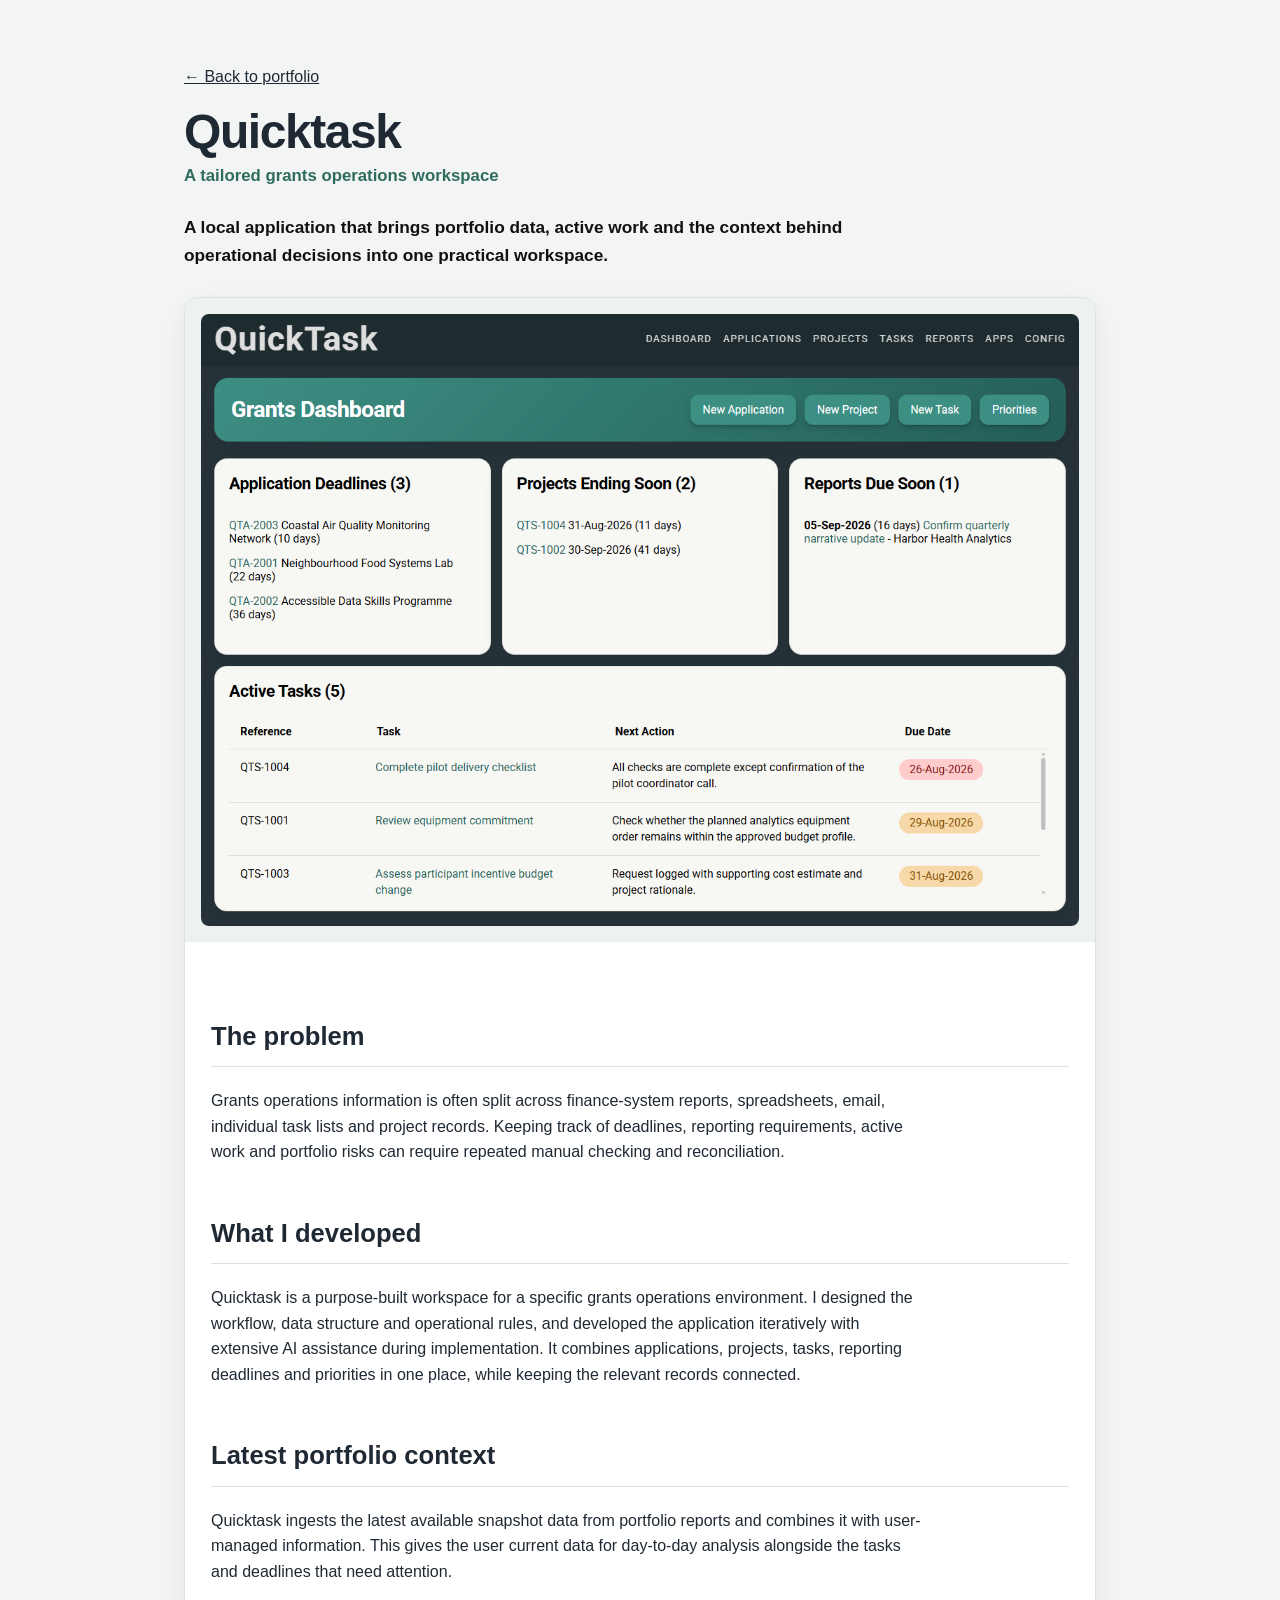
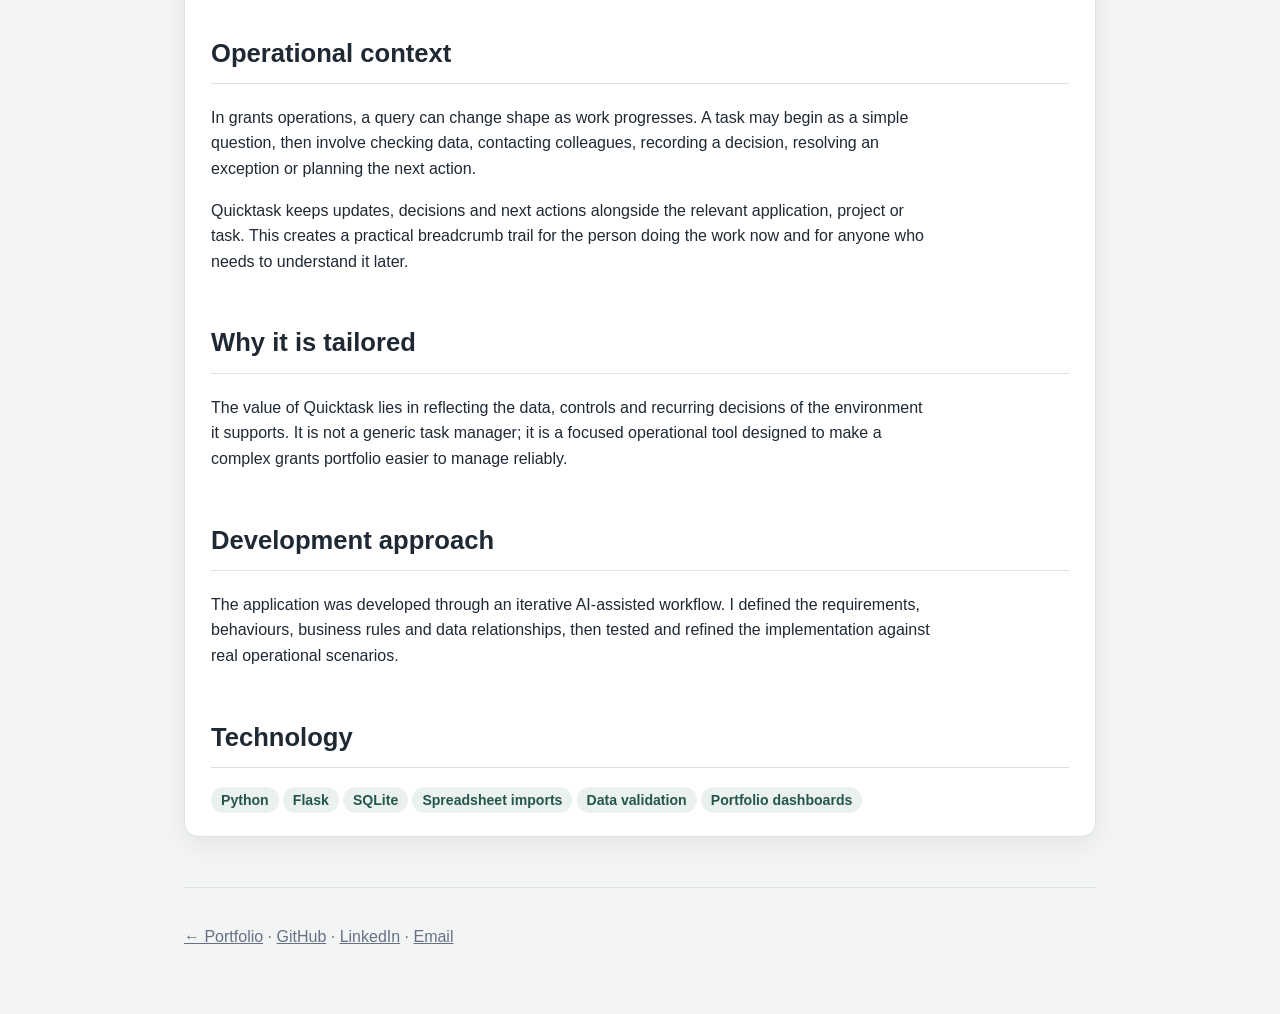
<file: quicktask.html>
<!DOCTYPE html>
<html lang="en">

<head>
  <meta charset="UTF-8">
  <meta name="viewport" content="width=device-width, initial-scale=1.0">
  <title>Quicktask | Richard Hanley</title>
  <link rel="stylesheet" href="style.css">
</head>

<body>
  <header>
    <p><a href="index.html">&larr; Back to portfolio</a></p>
    <h1>Quicktask</h1>
    <p class="tagline">A tailored grants operations workspace</p>
    <p class="intro">
      A local application that brings portfolio data, active work and the
      context behind operational decisions into one practical workspace.
    </p>
  </header>

  <main>
    <section class="project">
      <div class="project-image">
        <img src="quicktask.png" alt="Quicktask grants operations dashboard">
      </div>

      <div class="project-content">
        <h2>The problem</h2>
        <p>
          Grants operations information is often split across finance-system
          reports, spreadsheets, email, individual task lists and project
          records. Keeping track of deadlines, reporting requirements, active
          work and portfolio risks can require repeated manual checking and
          reconciliation.
        </p>

        <h2>What I developed</h2>
        <p>
          Quicktask is a purpose-built workspace for a specific grants
          operations environment. I designed the workflow, data structure and
          operational rules, and developed the application iteratively with
          extensive AI assistance during implementation. It combines
          applications, projects, tasks, reporting deadlines and priorities in
          one place, while keeping the relevant records connected.
        </p>

        <h2>Latest portfolio context</h2>
        <p>
          Quicktask ingests the latest available snapshot data from portfolio
          reports and combines it with user-managed information. This gives
          the user current data for day-to-day analysis alongside the tasks and
          deadlines that need attention.
        </p>

        <h2>Operational context</h2>
        <p>
          In grants operations, a query can change shape as work progresses. A
          task may begin as a simple question, then involve checking data,
          contacting colleagues, recording a decision, resolving an exception
          or planning the next action.
        </p>
        <p>
          Quicktask keeps updates, decisions and next actions alongside the
          relevant application, project or task. This creates a practical
          breadcrumb trail for the person doing the work now and for anyone who
          needs to understand it later.
        </p>

        <h2>Why it is tailored</h2>
        <p>
          The value of Quicktask lies in reflecting the data, controls and
          recurring decisions of the environment it supports. It is not a
          generic task manager; it is a focused operational tool designed to
          make a complex grants portfolio easier to manage reliably.
        </p>

        <h2>Development approach</h2>
        <p>
          The application was developed through an iterative AI-assisted
          workflow. I defined the requirements, behaviours, business rules
          and data relationships, then tested and refined the implementation
          against real operational scenarios.
        </p>

        <h2>Technology</h2>
        <div class="tech">
          <span>Python</span>
          <span>Flask</span>
          <span>SQLite</span>
          <span>Spreadsheet imports</span>
          <span>Data validation</span>
          <span>Portfolio dashboards</span>
        </div>
      </div>
    </section>
  </main>

  <footer>
    <p>
      <a href="index.html">&larr; Portfolio</a>
      &middot;
      <a href="https://github.com/rickhanley" target="_blank" rel="noopener noreferrer">GitHub</a>
      &middot;
      <a href="https://www.linkedin.com/in/richard-hanley-2025-/" target="_blank" rel="noopener noreferrer">LinkedIn</a>
      &middot;
      <a href="mailto:rick_hanley_11@hotmail.com">Email</a>
    </p>
  </footer>
  <!-- Cloudflare Web Analytics --><script type='module' src='https://static.cloudflareinsights.com/beacon.min.js' data-cf-beacon='{"token": "26ade3a712884b538fa147315e4c90e7"}'></script><!-- End Cloudflare Web Analytics -->
</body>

</html>
</file>
<file: style.css>
:root {
  --bg: #f3f5f4;
  --card: #ffffff;
  --text: #1f2933;
  --muted: #667085;
  --accent: #2f6b5f;
  --accent-dark: #25564d;
  --border: #dce3df;
  --chip: #eaf1ee;
}

* {
  box-sizing: border-box;
}

body {
  font-family: Arial, sans-serif;
  max-width: 960px;
  margin: 0 auto;
  padding: 48px 24px;
  line-height: 1.6;
  color: var(--text);
  background: var(--bg);
}

h1 {
  font-size: 3rem;
  line-height: 1.1;
  margin: 0 0 0.3rem;
  letter-spacing: -0.03em;
}

h2 {
  margin-top: 3rem;
  margin-bottom: 1.3rem;
  font-size: 1.6rem;
  border-bottom: 1px solid var(--border);
  padding-bottom: 0.6rem;
}

h3 {
  font-size: 1.55rem;
  margin: 0 0 0.5rem;
}

h4 {
  margin: 1.3rem 0 0.25rem;
  font-size: 1rem;
}

p {
  max-width: 720px;
}

a {
  color: inherit;
}

.tagline {
  margin: 0;
  color: var(--accent);
  font-weight: 600;
  font-size: 1.05rem;
}

.intro {
  margin-top: 1.5rem;
  font-size: 1.08rem;
  color: #111111;
  font-weight: 600;
  max-width: 680px;
}

.project {
  width: 100%;
  max-width: 100%;
  background: var(--card);
  margin: 28px 0;
  border-radius: 14px;
  border: 1px solid var(--border);
  overflow: hidden;
  box-shadow: 0 8px 24px rgba(31, 41, 51, 0.07);
}

.project-image {
  width: 100%;
  max-width: 100%;
  overflow: hidden;
  padding: 16px;
  background: #edf1ef;
}

.project-image img {
  display: block;
  width: 100%;
  max-width: 100%;
  height: auto;
  border-radius: 8px;
}

.project-content {
  padding: 26px 26px 24px;
}

.project-lede {
  font-size: 1.05rem;
  color: var(--muted);
  margin-top: 0;
}

.project-writeup {
  padding: 24px 26px 28px;
  border-top: 1px solid var(--border);
}

.project-writeup p:first-child {
  margin-top: 0;
}

.tech {
  margin: 20px 0 0;
  color: var(--accent-dark);
  font-size: 0.92rem;
  font-weight: 600;
}

.tech span {
  background: var(--chip);
  color: var(--accent-dark);
  padding: 5px 10px;
  border-radius: 999px;
  font-size: 0.88rem;
  font-weight: 600;
}

.button {
  display: inline-block;
  margin-top: 18px;
  padding: 10px 16px;
  background: var(--accent);
  color: white;
  text-decoration: none;
  border-radius: 8px;
  font-weight: 600;
}

.button:hover {
  background: var(--accent-dark);
}

/* JournalWings input/output transformation */

.comparison {
  display: flex;
  flex-direction: column;
  width: 100%;
  margin: 28px 0;
}

.comparison-item {
  width: 100%;
  margin: 0;
}

.comparison-title {
  display: block;
  margin-bottom: 10px;
  font-weight: 700;
  color: var(--text);
}

.comparison-image {
  display: block;
  width: 100%;
  max-width: 100%;
  height: auto;
  border: 1px solid var(--border);
  border-radius: 8px;
}

.transform-arrow {
  display: flex;
  flex-direction: column;
  align-items: center;
  justify-content: center;
  gap: 4px;
  margin: 20px 0;
  color: var(--accent);
  text-align: center;
  font-size: 1.4rem;
  font-weight: 700;
}

.transform-arrow span {
  color: var(--muted);
  font-size: 0.95rem;
  font-weight: 600;
}

footer {
  margin-top: 50px;
  padding-top: 20px;
  border-top: 1px solid var(--border);
  color: var(--muted);
}

@media (max-width: 700px) {
  body {
    padding: 32px 16px;
  }

  h1 {
    font-size: 2.3rem;
  }

  .project-content {
    padding: 20px;
  }

  .project-image {
    padding: 10px;
  }
}

.video-wrapper {
  position: relative;
  width: 100%;
  padding-top: 56.25%;
  margin: 20px 0 30px;
  overflow: hidden;
  border-radius: 10px;
  border: 1px solid var(--border);
  background: #000;
}

.video-wrapper iframe {
  position: absolute;
  inset: 0;
  width: 100%;
  height: 100%;
}
</file>
